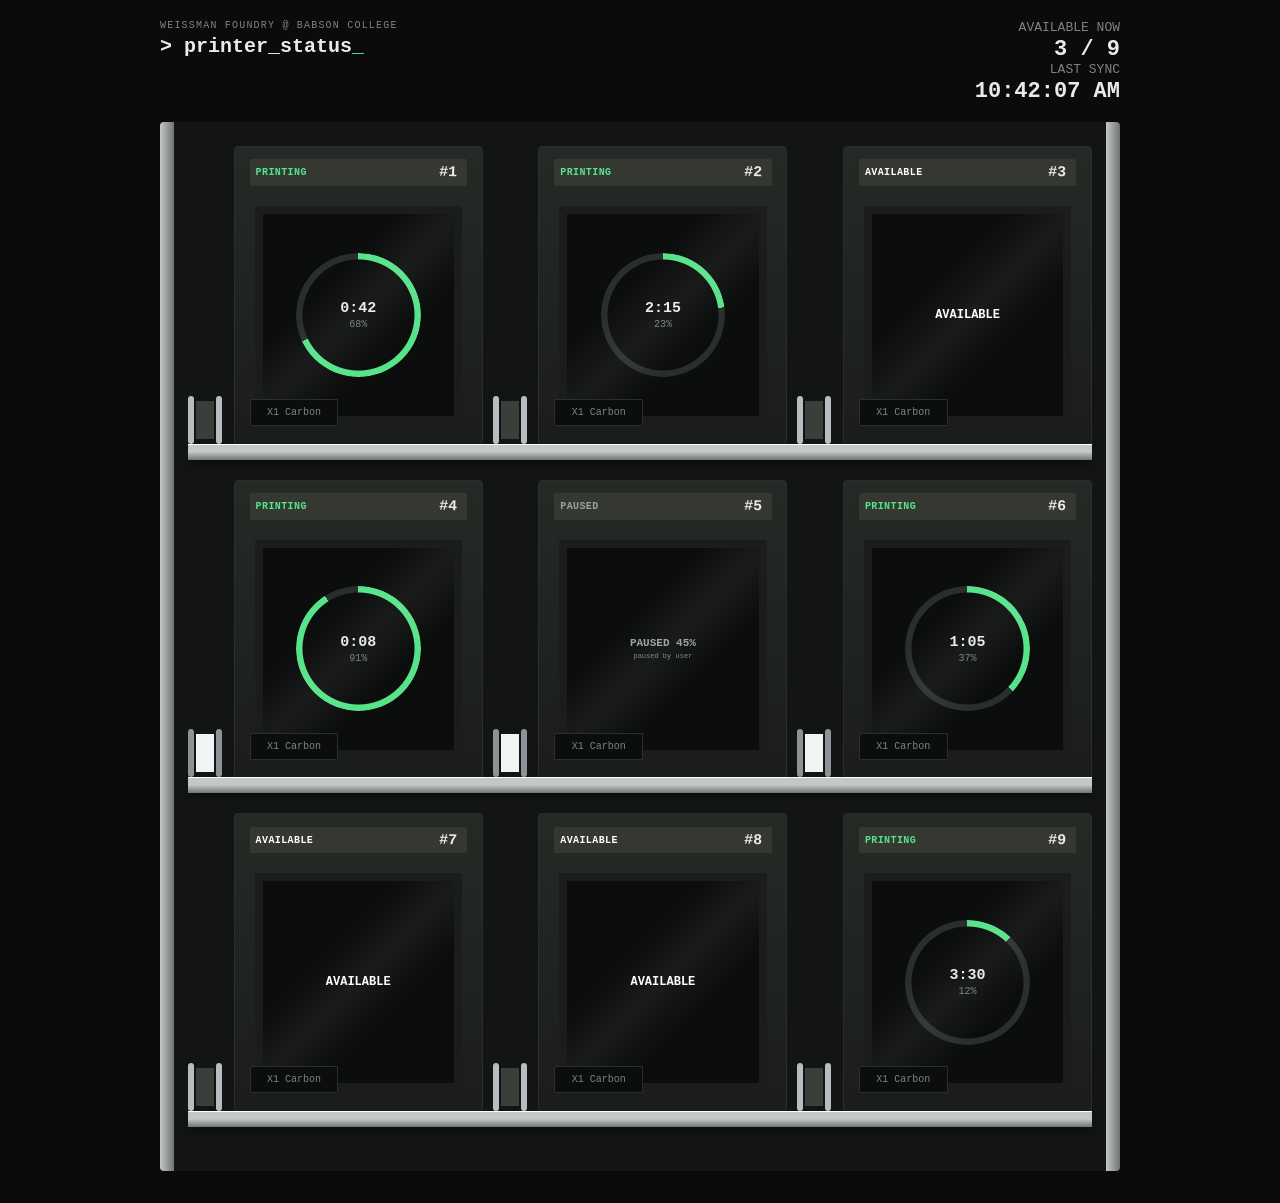
<file: index.html>
<!DOCTYPE html>
<html lang="en">
<head>
<meta charset="UTF-8">
<meta name="viewport" content="width=device-width, initial-scale=1">
<title>Foundry Printer Status</title>
<link rel="stylesheet" href="css/styles.css">
</head>
<body>
  <div class="wrap">
    <header>
      <div>
        <div class="brand-line">WEISSMAN FOUNDRY @ BABSON COLLEGE</div>
        <h1>&gt; printer_status<span class="cursor">_</span></h1>
      </div>
      <div class="sync-box">
        AVAILABLE NOW <span class="big" id="available-count">— / 9</span>
        LAST SYNC <span class="big" id="last-sync">—</span>
      </div>
    </header>

    <main class="cabinet">
      <div class="post post-left"></div>
      <div class="post post-right"></div>
      <section class="shelf-row" id="shelf-row-1"></section>
      <div class="shelf-board"></div>
      <section class="shelf-row" id="shelf-row-2"></section>
      <div class="shelf-board"></div>
      <section class="shelf-row" id="shelf-row-3"></section>
      <div class="shelf-board"></div>
    </main>
  </div>

  <script src="js/app.js"></script>
</body>
</html>
</file>
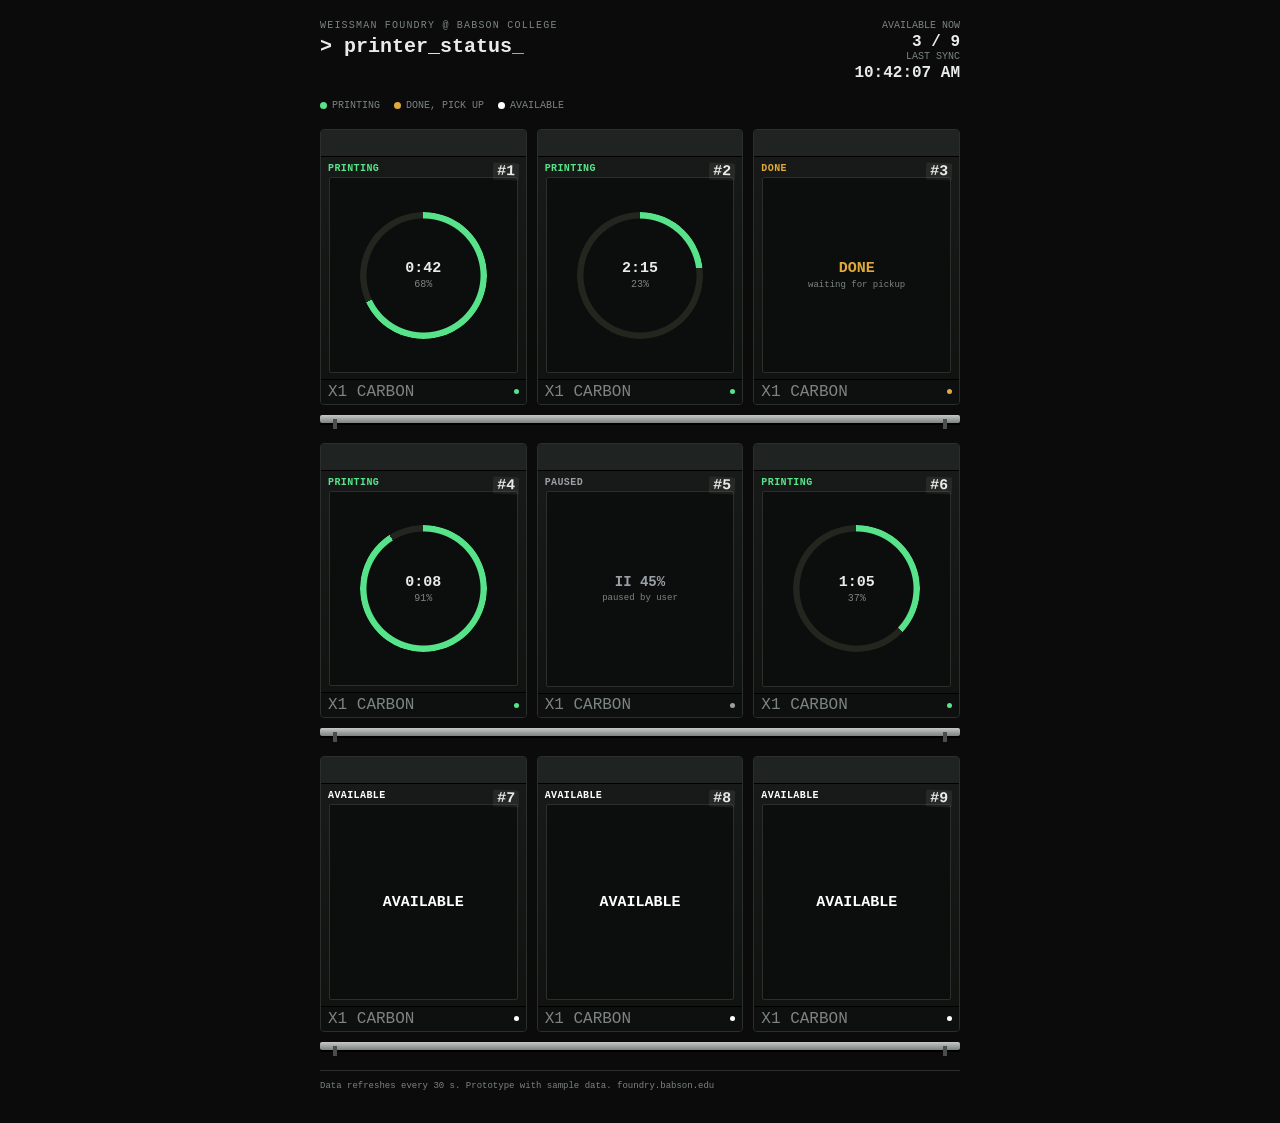
<file: design/option-a.html>
<!DOCTYPE html>
<html lang="en">
<head>
<meta charset="UTF-8">
<meta name="viewport" content="width=device-width, initial-scale=1">
<title>Option A — Dark Terminal Shelf</title>
<style>
  :root {
    --bg: #0a0b0a;
    --panel: #101210;
    --panel-2: #181b19;
    --line: #2a2f2d;
    --silver: #c4c8c6;
    --text: #e8ebe9;
    --dim: #7c8482;
    --printing: #57e389;
    --done: #e0a93a;
    --free: #ffffff;
    --paused: #9aa0a6;
  }

  * { box-sizing: border-box; }

  body {
    margin: 0;
    background: var(--bg);
    color: var(--text);
    font-family: "SFMono-Regular", "Menlo", "Consolas", "Courier New", monospace;
    padding: 20px 14px 32px;
  }

  .wrap { max-width: 640px; margin: 0 auto; }

  header {
    display: flex;
    justify-content: space-between;
    align-items: flex-start;
    gap: 12px;
    margin-bottom: 18px;
  }

  .brand-line { font-size: 10px; letter-spacing: 0.12em; color: var(--dim); }

  h1 {
    margin: 4px 0 0;
    font-size: 20px;
    font-weight: 700;
  }

  h1 .cursor { color: var(--printing); }

  .sync-box { text-align: right; font-size: 10px; color: var(--dim); white-space: nowrap; }
  .sync-box .big { display: block; font-size: 16px; font-weight: 700; color: var(--text); margin-top: 2px; }

  .legend {
    display: flex;
    gap: 14px;
    font-size: 10px;
    color: var(--dim);
    margin-bottom: 18px;
    flex-wrap: wrap;
  }
  .legend span { display: inline-flex; align-items: center; gap: 5px; }
  .dot { width: 7px; height: 7px; border-radius: 50%; display: inline-block; }
  .dot.printing { background: var(--printing); }
  .dot.done { background: var(--done); }
  .dot.free { background: var(--free); }

  .shelf-row {
    display: grid;
    grid-template-columns: repeat(3, 1fr);
    gap: 10px;
  }

  .shelf-board {
    height: 8px;
    background: linear-gradient(180deg, var(--silver), #7d8280);
    border-radius: 2px;
    margin: 10px 0 20px;
    box-shadow: 0 2px 0 #000;
    position: relative;
  }
  .shelf-board::before,
  .shelf-board::after {
    content: "";
    position: absolute;
    top: 4px;
    width: 4px;
    height: 10px;
    background: #4a4e4c;
  }
  .shelf-board::before { left: 2%; }
  .shelf-board::after { right: 2%; }

  .printer {
    position: relative;
    aspect-ratio: 3 / 4;
    background: linear-gradient(180deg, var(--panel-2), var(--panel));
    border: 1px solid var(--line);
    border-radius: 4px;
    display: flex;
    flex-direction: column;
    overflow: hidden;
  }

  .printer-lid {
    height: 10%;
    background: #1f2321;
    border-bottom: 1px solid #000;
  }

  .printer-label {
    position: absolute;
    top: 10%;
    left: 0;
    right: 0;
    display: flex;
    justify-content: space-between;
    padding: 6px 7px 0;
    z-index: 2;
  }

  .status-tag {
    font-size: 10px;
    font-weight: 700;
    letter-spacing: 0.04em;
  }
  .status-tag.printing { color: var(--printing); }
  .status-tag.done { color: var(--done); }
  .status-tag.free { color: var(--free); }
  .status-tag.paused { color: var(--paused); }

  .number-tag {
    font-size: 15px;
    font-weight: 800;
    color: var(--text);
    background: #fff1;
    padding: 0 4px;
    border-radius: 2px;
    transform: rotate(2deg);
  }

  .printer-door {
    flex: 1;
    margin: 20px 8px 6px;
    background: #0c0e0d;
    border: 1px solid var(--line);
    border-radius: 2px;
    display: flex;
    align-items: center;
    justify-content: center;
    position: relative;
  }

  .ring {
    width: 68%;
    aspect-ratio: 1;
    border-radius: 50%;
    display: flex;
    align-items: center;
    justify-content: center;
    position: relative;
  }
  .ring::before {
    content: "";
    position: absolute;
    inset: 0;
    border-radius: 50%;
    background: conic-gradient(var(--ring-color, var(--printing)) calc(var(--pct, 50) * 1%), #23261f 0);
    -webkit-mask: radial-gradient(farthest-side, transparent calc(100% - 7px), #000 calc(100% - 6px));
            mask: radial-gradient(farthest-side, transparent calc(100% - 7px), #000 calc(100% - 6px));
  }
  .ring-text { text-align: center; z-index: 1; }
  .ring-text .time { font-size: 15px; font-weight: 800; color: var(--text); display: block; }
  .ring-text .pct { font-size: 10px; color: var(--dim); display: block; margin-top: 2px; }

  .free-text { font-size: 15px; font-weight: 800; color: var(--free); }
  .done-text { text-align: center; }
  .done-text .big { font-size: 15px; font-weight: 800; color: var(--done); display: block; }
  .done-text .small { font-size: 9px; color: var(--dim); display: block; margin-top: 3px; }
  .paused-text { text-align: center; }
  .paused-text .big { font-size: 14px; font-weight: 800; color: var(--paused); display: block; }
  .paused-text .small { font-size: 9px; color: var(--dim); display: block; margin-top: 3px; }

  .obj-box { width: 86%; text-align: left; }
  .obj-label { font-size: 9px; color: var(--dim); letter-spacing: 0.08em; margin-bottom: 5px; }
  .obj-bar { height: 6px; background: #23261f; border-radius: 3px; overflow: hidden; margin-bottom: 5px; }
  .obj-fill { height: 100%; background: var(--printing); }
  .obj-meta { display: flex; justify-content: space-between; font-size: 10px; color: var(--text); }

  .printer-screen {
    height: 9%;
    display: flex;
    align-items: center;
    justify-content: space-between;
    padding: 0 7px;for
    font-size: 8px;
    color: var(--dim);
    border-top: 1px solid #000;
    background: #0e100f;
  }
  .printer-screen .led { width: 5px; height: 5px; border-radius: 50%; background: var(--printing); }

  footer {
    margin-top: 10px;
    font-size: 9px;
    color: var(--dim);
    border-top: 1px solid var(--line);
    padding-top: 10px;
  }

  @media (max-width: 420px) {
    .number-tag { font-size: 13px; }
    .ring-text .time { font-size: 13px; }
  }
</style>
</head>
<body>
  <div class="wrap">
    <header>
      <div>
        <div class="brand-line">WEISSMAN FOUNDRY @ BABSON COLLEGE</div>
        <h1>&gt; printer_status<span class="cursor">_</span></h1>
      </div>
      <div class="sync-box">
        AVAILABLE NOW <span class="big" id="free-count">— / 9</span>
        LAST SYNC <span class="big">10:42:07 AM</span>
      </div>
    </header>

    <div class="legend">
      <span><i class="dot printing"></i> PRINTING</span>
      <span><i class="dot done"></i> DONE, PICK UP</span>
      <span><i class="dot free"></i> AVAILABLE</span>
    </div>

    <div class="shelf-row" id="shelf-row-1"></div>
    <div class="shelf-board"></div>
    <div class="shelf-row" id="shelf-row-2"></div>
    <div class="shelf-board"></div>
    <div class="shelf-row" id="shelf-row-3"></div>
    <div class="shelf-board"></div>

    <footer>
      Data refreshes every 30 s. Prototype with sample data. foundry.babson.edu
    </footer>
  </div>

  <script>
    // Sample data stands in for the real feed (see PRD "Content and data").
    const printers = [
      { num: 1, model: 'X1 CARBON', status: 'printing', pct: 68, time: '0:42', ring: 'loop' },
      { num: 2, model: 'X1 CARBON', status: 'printing', pct: 23, time: '2:15', ring: 'loop' },
      { num: 3, model: 'X1 CARBON', status: 'done' },
      { num: 4, model: 'X1 CARBON', status: 'printing', pct: 91, time: '0:08', ring: 'loop' },
      { num: 5, model: 'X1 CARBON', status: 'paused', pct: 45 },
      { num: 6, model: 'X1 CARBON', status: 'printing', pct: 37, time: '1:05', ring: 'loop' },
      { num: 7, model: 'X1 CARBON', status: 'free' },
      { num: 8, model: 'X1 CARBON', status: 'free' },
      { num: 9, model: 'X1 CARBON', status: 'free' },
    ];

    const statusLabels = { printing: 'PRINTING', done: 'DONE', paused: 'PAUSED', free: 'AVAILABLE' };

    function doorHTML(p) {
      if (p.status === 'printing' && p.ring === 'bar') {
        return `<div class="obj-box">
            <div class="obj-label">OBJ</div>
            <div class="obj-bar"><div class="obj-fill" style="width: ${p.pct}%;"></div></div>
            <div class="obj-meta"><span>${p.time} left</span><span>${p.pct}%</span></div>
          </div>`;
      }
      if (p.status === 'printing') {
        return `<div class="ring" style="--pct:${p.pct}; --ring-color: var(--printing);">
            <div class="ring-text"><span class="time">${p.time}</span><span class="pct">${p.pct}%</span></div>
          </div>`;
      }
      if (p.status === 'done') {
        return `<div class="done-text"><span class="big">DONE</span><span class="small">waiting for pickup</span></div>`;
      }
      if (p.status === 'paused') {
        return `<div class="paused-text"><span class="big">II ${p.pct}%</span><span class="small">paused by user</span></div>`;
      }
      return `<span class="free-text">AVAILABLE</span>`;
    }

    function ledStyle(status) {
      if (status === 'printing') return '';
      return `background: var(--${status});`;
    }

    function cardHTML(p) {
      return `
        <div class="printer">
          <div class="printer-lid"></div>
          <div class="printer-label">
            <span class="status-tag ${p.status}">${statusLabels[p.status]}</span>
            <span class="number-tag">#${p.num}</span>
          </div>
          <div class="printer-door">${doorHTML(p)}</div>
          <div class="printer-screen"><span>${p.model}</span><span class="led" style="${ledStyle(p.status)}"></span></div>
        </div>`;
    }

    const rows = [
      document.getElementById('shelf-row-1'),
      document.getElementById('shelf-row-2'),
      document.getElementById('shelf-row-3'),
    ];

    printers.forEach((p, i) => {
      rows[Math.floor(i / 3)].insertAdjacentHTML('beforeend', cardHTML(p));
    });

    const freeCount = printers.filter((p) => p.status === 'free').length;
    document.getElementById('free-count').textContent = `${freeCount} / ${printers.length}`;
  </script>
</body>
</html>
</file>
<file: css/styles.css>
:root {
  --bg: #0a0b0a; /* page background */
  --cabinet: #121513; /* dark back panel behind the shelf rows */
  --shelf-shade: #6f7573; /* darker bottom edge of shelf boards and side posts (metal shading) */
  --body: #1a1d1b; /* printer body (bottom tone), lighter than --bg so it reads as a box */
  --body-light: #262a27; /* printer body top tone, for top-to-bottom shading */
  --lid: #343830; /* lighter strip on top of the printer body */
  --door: #0c0e0d; /* glass door inside the printer body */
  --reflection: rgba(255, 255, 255, 0.06); /* faint diagonal reflection on the glass door */
  --text: #e8ebe9; /* primary text */
  --dim: #7c8482; /* small labels: model name, LAST SYNC, percent under the ring */
  --line: #2a2f2d; /* card edges and the ring's unfilled track */
  --silver: #c4c8c6; /* shelf boards between rows */
  --printing: #57e389; /* accent: printing state */
  --done: #e0a93a;
  --available: #ffffff;
  --paused: #9aa0a6;
  --spool-black: #3a3f3c; /* filament block fill for "black" filament */
  --spool-white: #f2f4f3; /* filament block fill for "white" filament */
  --flange-light: #b8bdc1; /* spool flanges on black filament */
  --flange-dark: #8d9397; /* spool flanges on white filament */
  --font: "SFMono-Regular", "Menlo", "Consolas", "Courier New", monospace;
  --spacing: 10px; /* gap between shelf cards */
  --radius: 4px; /* card corner radius */
}

* {
  box-sizing: border-box;
}

body {
  margin: 0;
  background: var(--bg);
  color: var(--text);
  font-family: var(--font);
  padding: 20px 14px 32px;
}

.wrap {
  max-width: 960px;
  margin: 0 auto;
}

header {
  display: flex;
  justify-content: space-between;
  align-items: flex-start;
  gap: 12px;
  margin-bottom: 18px;
}

.brand-line {
  font-size: 10px;
  letter-spacing: 0.12em;
  color: var(--dim);
}

h1 {
  margin: 4px 0 0;
  font-size: 20px;
  font-weight: 700;
}

h1 .cursor {
  color: var(--printing);
}

.sync-box {
  text-align: right;
  font-size: 13px;
  color: var(--dim);
  white-space: nowrap;
}

.sync-box .big {
  display: block;
  font-size: 22px;
  font-weight: 700;
  color: var(--text);
  margin-top: 2px;
}

.cabinet {
  position: relative;
  background: var(--cabinet);
  padding: 24px 28px;
  border-radius: var(--radius);
}

.post {
  position: absolute;
  top: 0;
  bottom: 0;
  width: 14px;
  background: linear-gradient(90deg, var(--silver), var(--shelf-shade));
}

.post-left {
  left: 0;
  border-radius: var(--radius) 0 0 var(--radius);
}

.post-right {
  right: 0;
  border-radius: 0 var(--radius) var(--radius) 0;
}

.shelf-row {
  display: grid;
  grid-template-columns: repeat(3, minmax(0, 1fr));
  gap: var(--spacing);
  align-items: end;
  position: relative;
  z-index: 1;
}

.shelf-board {
  height: 16px;
  background: linear-gradient(180deg, var(--silver) 0%, var(--silver) 45%, var(--shelf-shade) 100%);
  border-top: 1px solid #fff;
  box-shadow: 0 6px 10px -4px rgba(0, 0, 0, 0.6);
  margin: 0 0 20px;
  position: relative;
  z-index: 1;
}

.printer {
  position: relative;
  aspect-ratio: 5 / 6;
  background: linear-gradient(180deg, var(--body-light), var(--body));
  border: 1px solid var(--line);
  border-radius: var(--radius);
  display: flex;
  flex-direction: column;
  overflow: visible;
  margin-bottom: -1px; /* sit flush on the shelf board, no gap */
}

.printer::before,
.printer::after {
  content: "";
  position: absolute;
  bottom: -5px;
  width: 10%;
  height: 5px;
  background: var(--shelf-shade);
  border-radius: 0 0 2px 2px;
}

.printer::before {
  left: 10%;
}

.printer::after {
  right: 10%;
}

.printer-lid {
  height: 9%;
  margin: 5% 6% 0;
  background: var(--lid);
  border-radius: 2px;
  display: flex;
  align-items: center;
  justify-content: space-between;
  padding: 0 6px;
}

.printer-slot {
  display: flex;
  align-items: flex-end;
  gap: 4%;
}

.printer-slot .printer {
  flex: 1;
  min-width: 0;
}

/* Side view of a filament spool: two flanges with the filament block between them, fixed sizes
   so it looks the same on desktop and phone. */
.spool {
  flex-shrink: 0;
  align-self: flex-end;
  display: flex;
  align-items: center;
  gap: 2px;
}

.spool-flange {
  width: 6px;
  height: 48px;
  border-radius: 3px;
}

.spool-core {
  width: 18px;
  height: 38px;
}

.spool--black .spool-flange {
  background: var(--flange-light);
}

.spool--black .spool-core {
  background: var(--spool-black);
}

.spool--white .spool-flange {
  background: var(--flange-dark);
}

.spool--white .spool-core {
  background: var(--spool-white);
}

.visually-hidden {
  position: absolute;
  width: 1px;
  height: 1px;
  padding: 0;
  margin: -1px;
  overflow: hidden;
  clip: rect(0, 0, 0, 0);
  white-space: nowrap;
  border: 0;
}

.status-tag {
  font-size: 10px;
  font-weight: 700;
  letter-spacing: 0.04em;
}

.status-tag.printing {
  color: var(--printing);
}

.status-tag.done {
  color: var(--done);
}

.status-tag.available {
  color: var(--available);
}

.status-tag.paused {
  color: var(--paused);
}

.number-tag {
  font-size: 15px;
  font-weight: 800;
  color: var(--text);
  padding: 0 4px;
  border-radius: 2px;
  transform: rotate(2deg);
}

.printer-door {
  flex: 1;
  margin: 20px 8% 8%;
  background: var(--door);
  border: 8px solid var(--body);
  border-radius: 2px;
  display: flex;
  align-items: center;
  justify-content: center;
  position: relative;
  overflow: hidden;
  padding: 0 4px;
}

.printer-door::after {
  content: "";
  position: absolute;
  inset: -40% -10%;
  background: linear-gradient(135deg, transparent 40%, var(--reflection) 50%, transparent 60%);
  pointer-events: none;
}

.ring {
  width: 68%;
  aspect-ratio: 1;
  border-radius: 50%;
  position: relative;
  flex-shrink: 0;
}

.ring::before {
  content: "";
  position: absolute;
  inset: 0;
  border-radius: 50%;
  background: conic-gradient(var(--ring-color, var(--printing)) calc(var(--pct, 0) * 1%), var(--line) 0);
  -webkit-mask: radial-gradient(farthest-side, transparent calc(100% - 7px), #000 calc(100% - 6px));
          mask: radial-gradient(farthest-side, transparent calc(100% - 7px), #000 calc(100% - 6px));
}

.ring-text {
  position: absolute;
  inset: 0;
  display: flex;
  flex-direction: column;
  align-items: center;
  justify-content: center;
  text-align: center;
  z-index: 1;
}

.ring-text .time {
  font-size: 15px;
  font-weight: 800;
  color: var(--text);
  display: block;
}

.ring-text .pct {
  font-size: 10px;
  color: var(--dim);
  display: block;
  margin-top: 2px;
}

.available-text {
  font-size: 12px;
  font-weight: 800;
  color: var(--available);
  white-space: nowrap;
}

.done-text {
  text-align: center;
}

.done-text .big {
  font-size: 15px;
  font-weight: 800;
  color: var(--done);
  display: block;
}

.done-text .small {
  font-size: 9px;
  color: var(--dim);
  display: block;
  margin-top: 3px;
}

.paused-text {
  text-align: center;
}

.paused-text .big {
  font-size: 11px;
  font-weight: 800;
  color: var(--paused);
  display: block;
  white-space: nowrap;
}

.paused-text .small {
  font-size: 7px;
  color: var(--dim);
  display: block;
  margin-top: 3px;
  white-space: nowrap;
}

.printer-screen {
  position: absolute;
  left: 6%;
  bottom: 6%;
  width: 36%;
  height: 9%;
  display: flex;
  align-items: center;
  justify-content: center;
  padding: 0 4px;
  font-size: 10px;
  color: var(--dim);
  background: var(--door);
  border: 1px solid var(--line);
  border-radius: 1px;
}

/* Phone: keep the 3×3 shelf, but tighten the frame and scale card text so it fits the smaller cards. */
@media (max-width: 480px) {
  body {
    padding: 16px 10px 24px;
  }

  header {
    flex-direction: column;
    gap: 10px;
  }

  .sync-box {
    display: grid;
    grid-template-rows: auto auto;
    grid-auto-flow: column;
    justify-content: start;
    column-gap: 24px;
    text-align: left;
    font-size: 11px;
  }

  .sync-box .big {
    font-size: 18px;
  }

  .cabinet {
    padding: 14px 14px;
  }

  .post {
    width: 8px;
  }

  .shelf-board {
    height: 10px;
    margin-bottom: 14px;
  }

  .printer-slot {
    gap: 3px;
  }

  .printer-lid {
    padding: 0 3px;
  }

  .status-tag {
    font-size: 7px;
    letter-spacing: 0;
  }

  .number-tag {
    font-size: 11px;
    padding: 0;
  }

  .printer-door {
    margin: 6px 6% 15px;
    border-width: 4px;
    padding: 0 2px;
  }

  .ring {
    width: 82%;
  }

  .ring::before {
    -webkit-mask: radial-gradient(farthest-side, transparent calc(100% - 4px), #000 calc(100% - 3px));
            mask: radial-gradient(farthest-side, transparent calc(100% - 4px), #000 calc(100% - 3px));
  }

  .ring-text .time {
    font-size: 10px;
  }

  .ring-text .pct {
    font-size: 7px;
    margin-top: 0;
  }

  .available-text {
    font-size: 8px;
  }

  .done-text .big {
    font-size: 11px;
  }

  .done-text .small {
    font-size: 6px;
  }

  .paused-text .big {
    font-size: 7px;
  }

  .paused-text .small {
    font-size: 5px;
  }

  .printer-screen {
    width: 60%;
    padding: 0 2px;
    font-size: 6px;
    white-space: nowrap;
    overflow: hidden;
  }
}
</file>
